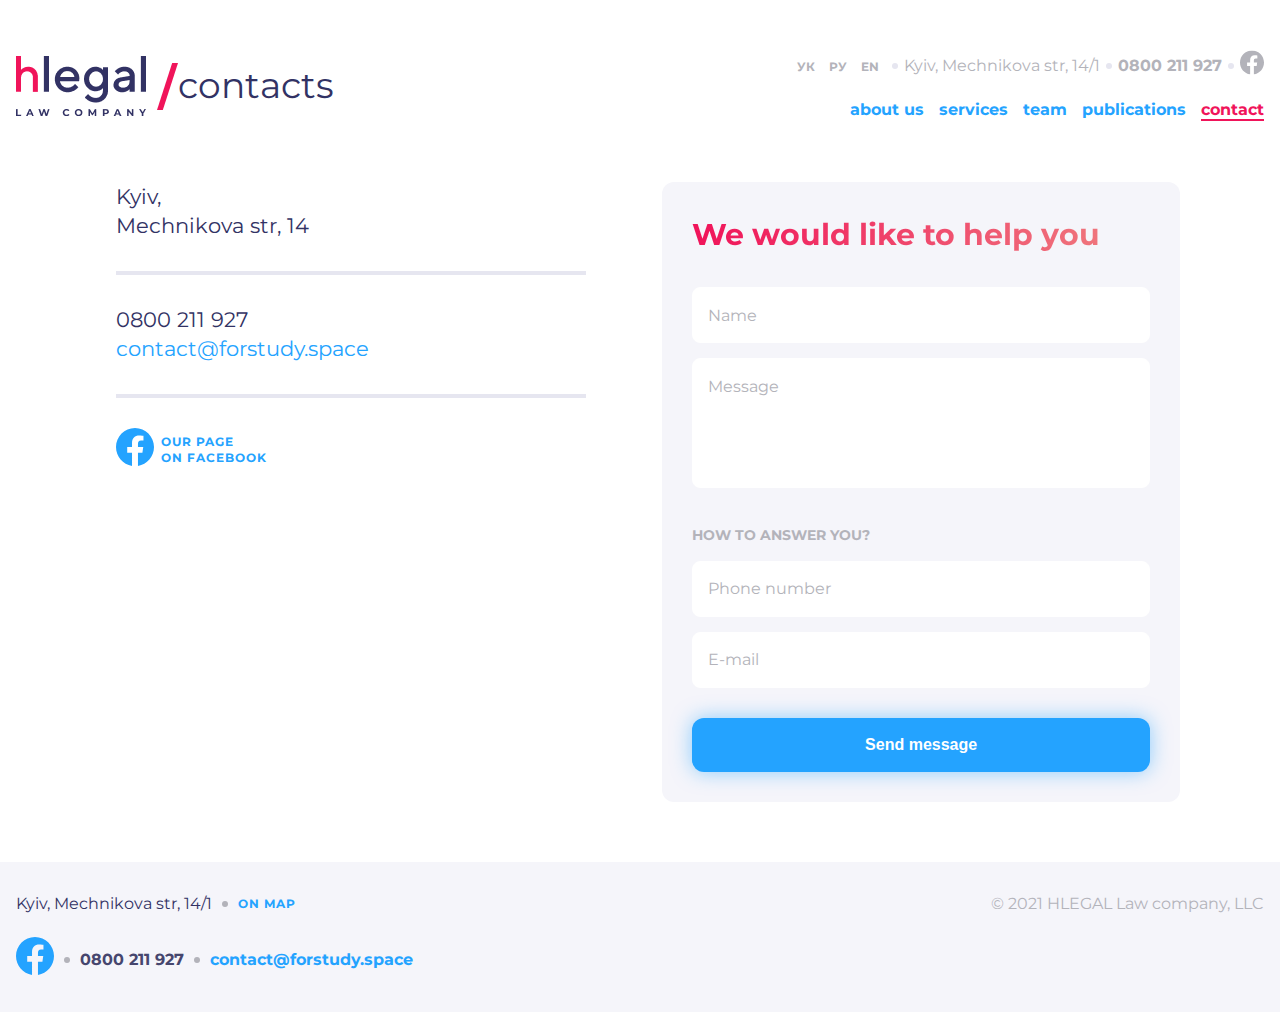
<file: pages/contacts.html>
<!DOCTYPE html>
<html lang="en">
  <head>
    <meta charset="UTF-8" />
    <meta name="viewport" content="width=device-width, initial-scale=1.0" />
    <title>Contacts</title>
    <link rel="stylesheet" href="../fonts/fonts.css" />
    <link rel="stylesheet" href="../styles/style.css" />
  </head>
  <body>
    <header class="header">
      <div class="container header-cont">
        <div class="container adaptive-cont">
          <a href="./homepage.html" class="logo-cont">
            <div class="logo-name">
              <img
                src="../images/Logo.png"
                alt="Logo"
                width="130"
                class="logo-img"
              />
            </div>
            <div class="team-span">
              <svg
                width="21"
                height="47"
                viewBox="0 0 21 47"
                fill="none"
                xmlns="http://www.w3.org/2000/svg"
              >
                <path
                  fill-rule="evenodd"
                  clip-rule="evenodd"
                  d="M15.1752 0H21L5.82482 47H0L15.1752 0Z"
                  fill="#F0145A"
                />
              </svg>
              <span class="logo-span">contacts</span>
            </div>
          </a>

          <span class="burger"
            ><svg
              width="32"
              height="32"
              viewBox="0 0 32 32"
              fill="none"
              xmlns="http://www.w3.org/2000/svg"
            >
              <g id="Hamburger">
                <rect width="32" height="32" rx="8" fill="none" />
                <path
                  id="Vector01"
                  d="M7 10H25"
                  stroke="#323264"
                  stroke-width="2"
                />
                <path
                  id="Vector_2"
                  d="M7 16H25"
                  stroke="#323264"
                  stroke-width="2"
                />
                <path
                  id="Vector_3"
                  d="M7 22H25"
                  stroke="#323264"
                  stroke-width="2"
                />
              </g></svg
          ></span>
        </div>
        <div class="nav-cont">
          <div class="header-contacts">
            <div class="lang-links">
              <a href="#" class="lang-link">УК</a
              ><a href="#" class="lang-link">РУ</a
              ><a href="#" class="lang-link">EN</a>
            </div>
            <span class="dot"></span>
            <p class="location">Kyiv, Mechnikova str, 14/1</p>
            <span class="dot"></span>
            <a href="tel:0800211927" class="tel">0800 211 927</a>
            <span class="dot"></span>
            <a
              href="https://www.facebook.com/"
              target="_blank"
              class="social-link"
              ><svg
                width="24"
                height="25"
                viewBox="0 0 24 25"
                fill="none"
                xmlns="http://www.w3.org/2000/svg"
              >
                <g clip-path="url(#clip0_116293_625)">
                  <path
                    d="M24 12.5733C24 5.90541 18.6274 0.5 12 0.5C5.37258 0.5 0 5.90541 0 12.5733C0 18.5995 4.38823 23.5943 10.125 24.5V16.0633H7.07813V12.5733H10.125V9.91343C10.125 6.88755 11.9165 5.21615 14.6576 5.21615C15.9705 5.21615 17.3438 5.45195 17.3438 5.45195V8.42313H15.8306C14.3399 8.42313 13.875 9.35379 13.875 10.3086V12.5733H17.2031L16.6711 16.0633H13.875V24.5C19.6118 23.5943 24 18.5995 24 12.5733Z"
                    fill="#B3B3BA"
                  />
                </g>
                <defs>
                  <clipPath id="clip0_116293_625">
                    <rect
                      width="24"
                      height="24"
                      fill="white"
                      transform="translate(0 0.5)"
                    />
                  </clipPath>
                </defs>
              </svg>
            </a>
          </div>
          <nav class="header-nav">
            <ul class="menu">
              <li class="close">
                <svg
                  width="32"
                  height="32"
                  viewBox="0 0 32 32"
                  fill="none"
                  xmlns="http://www.w3.org/2000/svg"
                >
                  <path d="M7 7L25 25" stroke="#EC6F5D" stroke-width="2" />
                  <path d="M25 7L7 25" stroke="#EC6F5D" stroke-width="2" />
                </svg>
              </li>
              <li class="menu-link">
                <a href="./about.html" class="naav-link">about us</a>
              </li>
              <li class="menu-link">
                <a href="./services-entry.html" class="naav-link">services</a>
              </li>
              <li class="menu-link">
                <a href="./index.html" class="naav-link">team</a>
              </li>
              <li class="menu-link">
                <a href="#" class="naav-link">publications</a>
              </li>
              <li class="menu-link">
                <a href="#" class="naav-link current">contact</a>
              </li>
            </ul>
          </nav>
        </div>
      </div>
    </header>
    <main class="main">
      <section class="contacts-sect">
        <div class="container contacts-cont">
          <p class="location-cont">
            Kyiv, <br />
            Mechnikova str, 14
          </p>
          <div class="communications-cont">
            <a href="tel:0800211927" class="commun-tel">0800 211 927</a><br /><a
              href="mailto:contact@forstudy.space"
              class="commun-mail"
              >contact@forstudy.space</a
            >
          </div>
          <a
            href="https://www.facebook.com/"
            target="_blank"
            class="facebook-cont"
          >
            <svg
              width="38"
              height="38"
              viewBox="0 0 38 38"
              fill="none"
              xmlns="http://www.w3.org/2000/svg"
            >
              <g clip-path="url(#clip0_116293_225)">
                <path
                  d="M38 19.1161C38 8.55857 29.4934 0 19 0C8.50658 0 0 8.55857 0 19.1161C0 28.6575 6.94803 36.5659 16.0312 38V24.6419H11.207V19.1161H16.0312V14.9046C16.0312 10.1136 18.8678 7.46723 23.2078 7.46723C25.2866 7.46723 27.4609 7.84059 27.4609 7.84059V12.545H25.0651C22.7048 12.545 21.9688 14.0185 21.9688 15.5302V19.1161H27.2383L26.3959 24.6419H21.9688V38C31.052 36.5659 38 28.6575 38 19.1161Z"
                  fill="#24A3FF"
                />
              </g>
              <defs>
                <clipPath id="clip0_116293_225">
                  <rect width="38" height="38" fill="white" />
                </clipPath>
              </defs>
            </svg>
            <p class="facebook-page">
              Our page <br />
              on facebook
            </p></a
          >
        </div>
        <div class="form-cont">
          <form action="https://fom.in.ua/echo" method="post" class="form">
            <h1 class="title">We would like to help you</h1>
            <input
              type="text"
              name="Name"
              class="input name"
              placeholder="Name"
              required
              title="Enter your name"
            />
            <textarea
              name="Message"
              id="message"
              placeholder="Message"
              rows="4"
              class="input message"
            ></textarea>
            <h2 class="sub-title">How to answer you?</h2>
            <input
              type="number"
              name="phone"
              class="input phone"
              placeholder="Phone number"
              title="Enter your phone"
            />
            <input
              type="email"
              name="email"
              class="input email"
              placeholder="E-mail"
              required
              title="Enter your E-mail"
            />
            <button type="submit" class="form-btn">Send message</button>
          </form>
        </div>
      </section>
    </main>
    <footer class="footer">
      <div class="container footer-cont">
        <div class="foot-contacts">
          <div class="foot-location">
            <p class="location foot-loc">Kyiv, Mechnikova str, 14/1</p>
            <span class="dot foot-dot"></span>
            <a
              href="https://www.google.com/maps/place/%D1%83%D0%BB.+%D0%9C%D0%B5%D1%87%D0%BD%D0%B8%D0%BA%D0%BE%D0%B2%D0%B0,+14%2F1,+%D0%9A%D0%B8%D0%B5%D0%B2,+02000/@50.436795,30.532705,17z/data=!3m1!4b1!4m6!3m5!1s0x40d4cf07295b8e39:0x17b2112e2dc0e7a!8m2!3d50.436795!4d30.532705!16s%2Fg%2F11c5mrd800?entry=ttu"
              target="_blank"
              class="map-link"
              >ON MAP</a
            >
          </div>
          <div class="contacts">
            <a
              href="https://www.facebook.com/"
              target="_blank"
              class="social-link"
              ><svg
                width="38"
                height="38"
                viewBox="0 0 38 38"
                fill="none"
                xmlns="http://www.w3.org/2000/svg"
              >
                <g clip-path="url(#clip0_116293_225)">
                  <path
                    d="M38 19.1161C38 8.55857 29.4934 0 19 0C8.50658 0 0 8.55857 0 19.1161C0 28.6575 6.94803 36.5659 16.0312 38V24.6419H11.207V19.1161H16.0312V14.9046C16.0312 10.1136 18.8678 7.46723 23.2078 7.46723C25.2866 7.46723 27.4609 7.84059 27.4609 7.84059V12.545H25.0651C22.7048 12.545 21.9688 14.0185 21.9688 15.5302V19.1161H27.2383L26.3959 24.6419H21.9688V38C31.052 36.5659 38 28.6575 38 19.1161Z"
                    fill="#24A3FF"
                  />
                </g>
                <defs>
                  <clipPath id="clip1_116293_225">
                    <rect width="38" height="38" fill="white" />
                  </clipPath>
                </defs></svg
            ></a>
            <span class="dot foot-dot"></span>
            <a href="tel:0800211927" class="tel foot-tel">0800 211 927</a>
            <span class="dot foot-dot"></span>
            <a href="mailto:contact@forstudy.space" class="mail-link"
              >contact@forstudy.space</a
            >
          </div>
        </div>

        <div class="copyright">© 2021 HLEGAL Law company, LLC</div>
      </div>
    </footer>
    <script src="../assets/jquery/code.jquery.com_jquery-3.7.1.js"></script>
    <script src="../js/script.js"></script>
  </body>
</html>
</file>
<file: fonts/fonts.css>
@font-face {
  font-family: "Montserrat";
  src: local("Montserrat"), url("./Montserrat-Regular.woff2") format("woff2");
  font-weight: 400;
  font-style: normal;
}
@font-face {
  font-family: "Montserrat";
  src: local("Montserrat"), url("./Montserrat-Bold.woff2") format("woff2");
  font-weight: 700;
  font-style: normal;
}
</file>
<file: styles/style.css>
:root {
  --active-color: #24a3ff;
  --accent-color: #f0145a;
}

* {
  margin: 0;
  padding: 0;
  box-sizing: border-box;
}

img {
  display: block;
  max-width: 100%;
  object-fit: cover;
}

a {
  color: inherit;
  text-decoration: none;
}

p {
  margin-bottom: 0;
}

ul {
  padding-left: 0;
}

html {
  font-family: "Montserrat", sans-serif;
  font-size: 16px;
  line-height: 1.5;
  font-weight: 400;
  color: #353535;
}

body {
  min-height: 100vh;
  display: grid;
  grid-template-rows: auto 1fr auto;
}

.container {
  width: 100%;
  max-width: calc(1600px + 2rem);
  margin-left: auto;
  margin-right: auto;
  padding-left: 1rem;
  padding-right: 1rem;
  position: relative;
}

.header-cont {
  display: flex;
  justify-content: space-between;
  padding-top: 50px;
}

.logo-cont {
  display: flex;
  align-items: center;
  min-width: 320px;
}

.team-span {
  display: flex;
  align-items: center;
  padding-left: 4px;
}

.logo-span {
  color: #323264;
  font-size: 36px;
  font-weight: 400;
  line-height: 1.2;
}

.logo-cont {
  display: flex;
  gap: 6.5px;
}

.burger {
  display: none;
}

.burger:active rect {
  fill: #e6e6f0;
  border-radius: 8px;
}

.adaptive-cont {
  display: flex;
  justify-content: space-between;
  align-items: center;
}

.nav-cont {
  display: flex;
  flex-direction: column;
  max-width: 478px;
  width: 100%;
  gap: 16px;
}

.header-contacts {
  display: flex;
  justify-content: flex-end;
  align-items: center;
}

.header-nav {
  display: flex;
  justify-content: flex-end;
}

.close {
  display: none;
}

.menu {
  display: flex;
  list-style: none;
}

.lang-link {
  color: #b3b3ba;
  text-align: center;
  font-size: 12px;
  font-weight: 700;
  padding: 5px 7px;
  font-family: Montserrat, sans-serif;
}

.lang-link:hover {
  transition: all 0.1s linear;
  background-color: #e6e6f0;
  border-radius: 8px;
  color: #fff;
  padding: 5px 7px;
}

.lang-link:active {
  background-color: #f0145a;
  border-radius: 8px;
  color: #fff;
  padding: 5px 7px;
}

.dot {
  width: 6px;
  height: 6px;
  background-color: #e6e6f0;
  border-radius: 50%;
  margin-right: 6px;
  margin-left: 6px;
}

.location {
  color: #b3b3ba;
  text-align: right;
  font-size: 16px;
  font-weight: 400;
  font-family: Montserrat, sans-serif;
}

.tel {
  color: #b3b3ba;
  text-align: right;
  font-size: 16px;
  font-weight: 700;
  font-family: Montserrat, sans-serif;
}

.naav-link {
  color: #24a3ff;
  font-size: 16px;
  font-weight: 700;
  border-bottom: 2px solid transparent;
  font-family: Montserrat, sans-serif;
}
.current {
  color: #f0145a;
  border-bottom: 2px solid #f0145a;
}

.naav-link:hover {
  transition: all 0.1s linear;
  font-size: 16px;
  font-weight: 700;
  border-bottom: 2px solid #24a3ff;
}

.naav-link:active {
  color: #f0145a;
  font-size: 16px;
  font-weight: 700;
  border-bottom: 2px solid #f0145a;
}

.social-link svg * {
  transition: all 0.2s linear;
}

.social-link:hover path {
  fill: #f0145a;
}

.team-sect {
  margin-top: 60px;
  padding-bottom: 60px;
}

.descr {
  width: 100%;
  max-width: 1360px;
  margin-right: auto;
  margin-left: auto;
  background: var(
    --gradient-red-text,
    linear-gradient(90deg, #f0145a 0.84%, #ef8080 99.96%)
  );
  background-clip: text;
  -webkit-background-clip: text;
  -webkit-text-fill-color: transparent;
  font-size: 38px;
  font-family: Montserrat, sans-serif;
  font-weight: 700;
  padding-bottom: 60px;
}

.team-cards {
  display: grid;
  grid-template-columns: repeat(3, 1fr);
  grid-template-rows: repeat(2, 1fr);
  grid-column-gap: 60px;
  grid-row-gap: 60px;
}

.card:hover * {
  transition: all 0.2s linear;
  color: #f0145a;
}

.card:hover circle {
  fill: #e6e6f0;
}

.card:hover path {
  stroke: #f0145a;
}

.card:hover .position {
  color: #b3b3ba;
}

.team-photo {
  border-radius: 12px;
}

.card-title {
  color: #323264;
  font-size: 16px;
  font-weight: 700;
}

.card-descr {
  display: flex;
  flex-direction: column;
  padding-top: 15px;
}

.position {
  color: #b3b3ba;
  font-size: 14px;
  font-weight: 400;
  line-height: 1.6;
  font-family: Montserrat, sans-serif;
}

.more-btn {
  display: flex;
  width: 32px;
  height: 30px;
  background-color: #f5f5fa;
  color: #24a3ff;
  text-align: center;
  border-radius: 50%;
}

.card-text {
  display: flex;
  justify-content: space-between;
  align-items: center;
}

.footer {
  background: #f5f5fa;
  padding-top: 30px;
  padding-bottom: 30px;
}

.footer-cont {
  display: flex;
  justify-content: space-between;
}

.foot-contacts {
  display: flex;
  flex-direction: column;
  gap: 21px;
}

.foot-location {
  display: flex;
  align-items: center;
}

.contacts {
  display: flex;
  align-items: center;
}

.foot-dot {
  background-color: #b3b3ba;
  margin-right: 10px;
  margin-left: 10px;
}

.copyright {
  color: #b3b3ba;
  text-align: right;
  font-size: 16px;
  font-weight: 400;
}

.map-link {
  color: #24a3ff;
  font-size: 12px;
  font-weight: 700;
  letter-spacing: 1px;
  text-transform: uppercase;
}

.foot-loc {
  color: #323264;
  font-size: 16px;
  font-weight: 400;
}

.foot-tel {
  color: #46466e;
}

.mail-link {
  color: #24a3ff;
  font-size: 16px;
  font-weight: 700;
}

.mail-link:hover {
  color: #f0145a;
  transition: all 0.2s linear;
}

.contacts-sect {
  display: flex;
  gap: 60px;
  padding-top: 60px;
  padding-bottom: 60px;
  margin-right: auto;
  margin-left: auto;
}

.contacts-cont {
  display: flex;
  flex-direction: column;
  max-width: 510px;
  width: 100%;
}

.form-cont {
  display: flex;
  max-width: 510px;
  width: 100%;
  display: flex;
  padding: 30px;
  flex-direction: column;
  gap: 30px;
  border-radius: 12px;
  background: #f5f5fa;
}

.title {
  font-size: 30px;
  font-weight: 700;
  background: var(
    --gradient-red-text,
    linear-gradient(90deg, #f0145a 0.84%, #ef8080 99.96%)
  );
  background-clip: text;
  -webkit-background-clip: text;
  -webkit-text-fill-color: transparent;
}

.sub-title {
  color: var(--grey-text, #b3b3ba);
  font-size: 14px;
  font-weight: 700;
  text-transform: uppercase;
}

.input {
  max-width: 590px;
  width: 100%;
  min-height: 56px;
  border-radius: 8px;
  border: 1px solid var(--basic-white, #fff);
  background: var(--basic-white, #fff);
  padding: 15px;
  font-family: "Montserrat", sans-serif;
}

.message {
  min-height: 130px;
  resize: none;
  font-family: "Montserrat", sans-serif;
}

::placeholder {
  color: #b3b3ba;
  font-size: 16px;
  font-weight: 400;
  font-family: "Montserrat", sans-serif;
  line-height: 1.6;
}

.input + .input {
  margin-top: 15px;
}

.title + .input {
  margin-top: 30px;
}

.input + .sub-title {
  margin-bottom: 15px;
  margin-top: 30px;
}

.form-btn {
  display: flex;
  padding: 18px 30px;
  justify-content: center;
  align-items: center;
  gap: 10px;
  border: none;
  border-radius: 12px;
  background: #24a3ff;
  box-shadow: 0px 0px 20px 0px rgba(36, 163, 255, 0.5);
  color: #fff;
  text-align: center;
  font-size: 16px;
  font-weight: 700;
  margin-top: 30px;
  max-width: 590px;
  width: 100%;
}

.form-btn:hover {
  background: #0085ff;
}

.form-btn:active {
  background: #006ccf;
}

.location-cont {
  border-bottom: 4px solid #e6e6f0;
  padding-bottom: 30px;
  color: #323264;
  font-size: 21px;
  font-weight: 400;
  line-height: 1.4;
}

.communications-cont {
  border-bottom: 4px solid #e6e6f0;
  padding-bottom: 30px;
  padding-top: 30px;
}

.commun-tel {
  color: #323264;
  font-size: 21px;
  font-weight: 400;
  line-height: 1.4;
}

.commun-mail {
  color: #24a3ff;
  font-size: 21px;
  font-weight: 400;
  line-height: 1.4;
}

.facebook-cont {
  display: flex;
  align-items: flex-end;
  gap: 7px;
  padding-top: 30px;
}

.facebook-page {
  max-width: 110px;
  width: 100%;
  color: #24a3ff;
  font-size: 12px;
  font-weight: 700;
  line-height: 1.3;
  letter-spacing: 1px;
  text-transform: uppercase;
}

.facebook-cont:hover * {
  color: #f0145a;
}

.facebook-cont:hover path {
  fill: #f0145a;
}

.facebook-cont * {
  transition: all 0.2s linear;
}

.input:focus {
  outline: 1px solid #24a3ff;
}
.input:focus:invalid::placeholder {
  color: #f00;
}
.input:focus:invalid {
  outline: 1px solid #f00;
  color: #f00;
}

.input:disabled {
  background: #ededf7;
}

.input:disabled::placeholder {
  color: #b3b3ba;
}

.menu-link + .menu-link {
  margin-left: 15px;
}

.form-btn:focus {
  color: transparent;
  background-color: #ededf7;
}

.form-btn:focus::after {
  content: url(../images/icons/Spinner.svg);
  position: absolute;
  width: 50px;
  height: 50px;
  animation: spin 2s linear infinite;
}

.scroll-btn:hover circle {
  stroke: #f0145a;
  transition: all 0.2s linear;
}

.scroll-btn:hover path {
  stroke: #f0145a;
  transition: all 0.2s linear;
}

.homepage-header {
  background: linear-gradient(129deg, #323264 0%, #323264 73.96%, #a54b5f 100%);
  border-radius: 0px 0px 12px 12px;
  box-shadow: 0 20px 0 -10px #cacadb, 0 40px 0 -20px #e7e7f2;
}

.img-wrap {
  background-image: url(../images/Symbol.png);
  background-repeat: no-repeat;
  background-position: center;
}

.header-section {
  display: flex;
  align-items: flex-end;
  justify-content: center;
}

.scroll-btn {
  position: absolute;
}

.dark-header {
  color: #fff;
}

.dark-header path {
  fill: #fff;
}

.header-text {
  color: #fff;
  text-align: center;
  font-size: 38px;
  font-weight: 700;
  padding-top: 261px;
  padding-bottom: 305px;
  font-family: Montserrat, sans-serif;
}

.benefits {
  margin-top: 60px;
  margin-bottom: 60px;
  margin-right: auto;
  margin-left: auto;
}

.benefits-cont {
  max-width: 1080px;
  width: 100%;
  display: flex;
  justify-content: center;
  gap: 60px;
}

.me-3 {
  margin-right: 0 !important;
}

.align-items-start {
  align-items: center !important;
}

.benefits-list {
  display: flex;
  flex-direction: column;
  justify-content: flex-end;
  max-width: 439px;
  width: 100%;
  gap: 30px;
  border-right: 4px solid rgba(255, 255, 255, 0.3);
  padding-right: 60px;
}

.benefits-descr {
  display: flex;
  flex-direction: column;
  padding-left: 60px;
  margin-top: auto;
  margin-bottom: auto;
  max-width: 640px;
  width: 100%;
  justify-content: center;
}

.benefit-link {
  display: flex;
  justify-content: flex-end;
  color: #b3b3ba;
  font-size: 38px;
  font-weight: 700;
  font-family: Montserrat, sans-serif;
}

.benefit-link:hover {
  color: #f0145a;
  transition: all 0.2s linear;
}

.nav-pills .nav-link.active {
  background-color: transparent;
  background: var(
    --gradient-text-red-reversed,
    linear-gradient(90deg, #ef8080 0.84%, #f0145a 99.96%)
  );
  background-clip: text;
  -webkit-background-clip: text;
  -webkit-text-fill-color: transparent;
}

.nav-link {
  padding: 0;
}

.benefit-title {
  color: #fff;
  font-size: 30px;
  font-weight: 700;
  margin-bottom: 30px;
  font-family: Montserrat, sans-serif;
}

.benefit-descr {
  color: #fff;
  font-size: 19px;
  font-weight: 400;
  line-height: 1.6;
  font-family: Montserrat, sans-serif;
}

.sect-link {
  display: flex;
  color: #24a3ff;
  font-size: 14px;
  font-weight: 700;
  font-family: Montserrat, sans-serif;
  text-transform: uppercase;
  padding-bottom: 10px;
}

.sect-link:hover {
  color: #f0145a;
  transition: all 0.2s linear;
}

.sect-link:hover .span-btn path {
  stroke: #f0145a;
  transition: all 0.2s linear;
}

.span-btn circle {
  fill: none;
}

.span-btn svg {
  width: 20px;
  height: 20px;
}
.section-title {
  font-size: 38px;
  font-weight: 700;
  font-family: Montserrat, sans-serif;
  background: linear-gradient(90deg, #f0145a 0.84%, #ef8080 99.96%);
  background-clip: text;
  -webkit-background-clip: text;
  -webkit-text-fill-color: transparent;
  line-height: 1.2;
}

.services-cards {
  margin-top: 60px;
  padding-bottom: 60px;
  display: grid;
  grid-template-rows: repeat(2, 1fr);
  grid-template-columns: repeat(3, 1fr);
  gap: 60px;
}

.card-icon {
  border-radius: 24px;
  background: var(--basic-white, #fff);
  padding: 14px;
  text-align: center;
  max-width: 94px;
  width: 100%;
}

.serv-card-title {
  color: var(--active-regular, #24a3ff);
  font-size: 22px;
  font-weight: 700;
  font-family: Montserrat, sans-serif;
  margin-top: 30px;
}

.serv-card-descr {
  color: var(--basic-white, #fff);
  font-size: 16px;
  font-weight: 400;
  line-height: 1.6;
  font-family: Montserrat, sans-serif;
  margin-top: 15px;
}

.trust {
  margin-top: 106px;
  margin-bottom: 60px;
  background: #fff;
}

.trust-title {
  color: var(--main-regular, #323264);
  font-size: 14px;
  font-weight: 700;
  font-family: Montserrat, sans-serif;
  letter-spacing: 1px;
  text-transform: uppercase;
  text-align: center;
}

.logo-cards {
  margin-top: 30px;
  display: grid;
  grid-template-columns: repeat(4, 1fr);
  grid-template-rows: repeat(3, 1fr);
}

.logo-card {
  display: flex;
  justify-content: center;
  align-items: center;
  min-height: 120px;
}

.publications {
  padding-top: 30px;
  background: #f5f5fa;
}

.publication-cards {
  margin-top: 30px;
  display: grid;
  grid-template-columns: repeat(3, 1fr);
  gap: 30px;
  padding-bottom: 30px;
  border-bottom: 2px solid #e6e6f0;
}

.public-card-img {
  border-radius: 8px 8px 0 0;
}

.publ-card-text {
  background-color: #fff;
  padding: 30px;
  font-family: Montserrat, sans-serif;
  border-radius: 0 0 8px 8px;
  aspect-ratio: 1/1;
}

.publication-title {
  color: var(--active-regular, #24a3ff);
  font-size: 16px;
  font-weight: 700;
  padding-bottom: 12px;
  font-family: Montserrat, sans-serif;
  line-height: 1.2;
}

.publication-date {
  color: #b3b3ba;
  font-size: 12px;
  font-weight: 700;
  font-family: Montserrat, sans-serif;
  text-transform: uppercase;
}

.publication-descr {
  color: var(--basic-black, #000);
  font-size: 14px;
  font-weight: 400;
  line-height: 1.5;
  font-family: Montserrat, sans-serif;
  border-top: 4px solid #e6e6f0;
  padding-top: 12px;
  margin-top: 8px;
}

.card-comments {
  margin-top: 70px;
  background-color: #fff;
}

.slider-wrap {
  width: 100%;
  height: 100%;
  margin-right: auto;
  margin-left: auto;
  margin-bottom: 60px;
  max-width: calc(100vw - 1rem * 2) !important;
}

.card-comment {
  border-radius: 12px;
  background-color: #ededf7;
  display: flex;
}

.slider-card-img {
  display: flex;
  border-radius: 12px 0px 0px 12px;
}

.slider-card-descr {
  display: flex;
  flex-direction: column;
  margin: 30px;
  max-width: 860px;
  width: 100%;
}

.position-wrap {
  padding-top: 30px;
}

.position-card {
  color: var(--grey-text, #b3b3ba);
  font-size: 14px;
  font-weight: 400;
  line-height: 1.6;
  font-family: Montserrat, sans-serif;
}

.name {
  color: var(--grey-text, #b3b3ba);
  font-size: 16px;
  font-weight: 700;
  font-family: Montserrat, sans-serif;
}

.slick-dots li button:before {
  font-size: 16px;
  color: #24a3ff;
  opacity: 0.2;
  margin-top: 30px;
}

.slick-dots li.slick-active button:before {
  color: #24a3ff;
}

.slick-dots {
  right: 0;
}

.header-section.serv {
  margin-top: 60px;
}

.serv-cont {
  display: flex;
  flex-direction: column;
  gap: 28px;
  max-width: 1080px;
  width: 100%;
  align-items: center;
}

.commerce-title {
  text-align: center;
  font-size: 38px;
  font-weight: 700;
  font-family: Montserrat, sans-serif;
  background: var(
    --gradient-red-text,
    linear-gradient(90deg, #f0145a 0.84%, #ef8080 99.96%)
  );
  background-clip: text;
  -webkit-background-clip: text;
  -webkit-text-fill-color: transparent;
}

.commerce-descr {
  color: var(--basic-white, #fff);
  text-align: center;
  font-size: 19px;
  font-weight: 400;
  line-height: 1.6;
  font-family: Montserrat, sans-serif;
}

.cons {
  max-width: 208px;
  width: 100%;
}

.serv-publ {
  border-radius: 12px 12px 0px 0px;
  background: var(--grey-bg, #f5f5fa);
  margin-top: 60px;
}

.serv-list {
  display: flex;
  gap: 60px;
}

.serv-list-title {
  color: var(--basic-white, #fff);
  font-size: 22px;
  font-weight: 700;
  font-family: Montserrat, sans-serif;
  text-align: start;
  padding-top: 30px;
  padding-bottom: 30px;
}

.serv-list1,
.serv-list2 {
  color: var(--basic-white, #fff);
  font-size: 18px;
  font-weight: 400;
  line-height: 1.4;
  font-family: Montserrat, sans-serif;
  max-width: 650px;
  width: 100%;
  list-style: none;
  display: flex;
  flex-direction: column;
  gap: 15px;
}

.serv-li {
  display: flex;
}

.serv-li::before {
  content: "●";
  width: 10px;
  color: #f0145a;
  padding-right: 8px;
}

.serv-area {
  margin-top: 30px;
  margin-bottom: 60px;
  border-top: 4px solid rgba(255, 255, 255, 0.5);
}

.exp-sect {
  margin-top: 60px;
  margin-bottom: 60px;
  background-color: #fff;
}

.exp-cont {
  display: flex;
  justify-content: center;
}

.exp-text {
  max-width: 662px;
  width: 100%;
}

.exp-descr {
  color: var(--basic-black, #000);
  font-size: 19px;
  font-weight: 400;
  line-height: 1.6;
  margin-top: 28px;
}

.exp-cards {
  display: flex;
  flex-direction: column;
  border-left: 4px solid #e6e6f0;
  padding-left: 30px;
  margin-left: 30px;
  gap: 40px;
  max-width: 332px;
  width: 100%;
}

.exp-card-title {
  font-size: 36px;
  font-weight: 700;
  padding-left: 2px;
  padding-bottom: 8px;
  background: var(
    --gradient-red-text,
    linear-gradient(90deg, #f0145a 0.84%, #ef8080 99.96%)
  );
  background-clip: text;
  -webkit-background-clip: text;
  -webkit-text-fill-color: transparent;
}

.team-photo-section {
  background-image: url(../images/Team-sect.jpg);
  background-repeat: no-repeat;
  background-position: center;
  object-fit: none;
  background-size: 110%;
}

.team-photo-title {
  color: var(--basic-white, #fff);
  text-align: center;
  text-shadow: 0px 15px 30px rgba(40, 40, 86, 0.8);
  font-size: 96px;
  font-weight: 700;
  letter-spacing: 63px;
  text-transform: uppercase;
  margin-right: auto;
  margin-left: auto;
  padding-top: 163px;
  padding-bottom: 158px;
}

.quality-cont {
  margin-top: 60px;
  margin-bottom: 60px;
  display: flex;
  gap: 60px;
  justify-content: center;
}

.quality-cont .exp-descr {
  max-width: 658px;
  width: 100%;
  margin-top: 0;
}

.exp-text .section-title {
  font-size: 38px;
}

.quality-cont .section-title {
  max-width: 362px;
  width: 100%;
  font-size: 38px;
}

.quality-section {
  background-color: #fff;
}

.achievments-sect {
  background-color: #f5f5fa;
}

.achiv-title {
  color: var(--main-regular, #323264);
  text-align: center;
  font-size: 14px;
  font-weight: 700;
  letter-spacing: 1px;
  text-transform: uppercase;
  padding-top: 30px;
  padding-bottom: 30px;
}

.achiv-cont {
  padding-bottom: 76px;
  border-bottom: 2px solid #e6e6f0;
  padding-right: 0;
  padding-left: 0;
}

.achiv-slider-wrap {
  display: flex;
  justify-content: space-between;
  gap: 40px;
  width: 100%;
  height: 100%;
  margin-right: auto;
  margin-left: auto;
  max-width: calc(100vw - 2rem * 2) !important;
  padding-left: 20px;
}

.achiv-slide-wrap {
  text-align: center;
  border-radius: 12px;
  background: var(--basic-white, #fff);
  max-width: 196px;
  width: 100%;
  height: 110px;
  display: flex;
  justify-content: center;
  align-items: center;
  padding-right: 18px;
  padding-left: 18px;
}

.adaptive-cont {
  padding-left: 0;
}

.popup-wrapper {
  display: none;
  align-items: center;
  justify-content: center;
  padding: 0.5rem;
  background-color: rgba(50, 50, 100, 0.85);
  position: fixed;
  inset: 0;
  width: 100%;
  height: 100%;
  z-index: 55;
}

.popup-window.form-cont {
  max-width: 650px;
  width: 100%;
}

.popup-window {
  margin-top: 239px;
  margin-bottom: 238px;
  box-shadow: 0px 15px 80px 0px rgba(40, 40, 86, 0.5);
}

.popup-window {
  display: none;
  position: relative;
}

.popup-window.active {
  display: block;
}

.popup-wrapper.active {
  display: flex;
}

.window-close {
  display: flex;
  justify-content: flex-end;
  position: absolute;
  left: 90%;
}

.window-close:hover {
  background: #e6e6f0;
  border-radius: 8px;
  transition: all 0.1s linear;
}

.popup-window .form .title {
  font-size: 38px;
}

.slick-dots li button:hover {
  opacity: 0.6;
}

.slick-dots li.slick-active button:before {
  opacity: 1;
}

@keyframes spin {
  0% {
    transform: rotate(0deg);
  }
  100% {
    transform: rotate(360deg);
  }
}

@media (min-width: 2000px) {
  .card .team-photo {
    aspect-ratio: 5/4;
    min-width: 490px;
  }
  .contacts-sect {
    margin-right: auto;
    margin-left: auto;

    max-width: 1360px;
    width: 100%;
  }

  .form-cont {
    max-width: 650px;
    width: 100%;
  }

  .contacts-cont {
    max-width: 650px;
    width: 100%;
    padding-right: 0;
    padding-left: 0;
  }

  .public-card-img {
    width: 513px;
    aspect-ratio: 5/2;
  }

  .publ-card-text {
    aspect-ratio: 2/1;
  }

  .card-comments {
    max-width: 1600px;
    width: 100%;
    margin-right: auto;
    margin-left: auto;
  }

  .slider-wrap {
    max-width: 1600px;
    width: 100%;
  }

  .slider-card-descr {
    min-width: 1140px;
    width: 100%;
  }

  .slider-card-descr .section-title {
    max-width: 1108px;
    width: 100%;
  }

  .slider-card-img {
    aspect-ratio: 4/3;
  }

  .trust-cont {
    max-width: 1720px;
    width: 100%;
    border-radius: 12px;
  }

  .serv-cont {
    max-width: 1360px;
    width: 100%;
  }

  .benefits-descr {
    max-width: 861px;
    width: 100%;
  }

  .benefits-cont {
    max-width: 1360px;
    width: 100%;
  }

  .exp-cont {
    max-width: 1360px;
    width: 100%;
  }

  .exp-text {
    max-width: 942px;
    width: 100%;
  }

  .exp-cards {
    max-width: 354px;
    width: 100%;
  }

  .quality-cont {
    max-width: 1360px;
    width: 100%;
  }

  .quality-cont .exp-descr {
    max-width: 942px;
    width: 100%;
  }

  .quality-cont .section-title {
    max-width: 362px;
    width: 100%;
  }

  .team-photo-title {
    padding-top: 236px;
    padding-bottom: 231px;
  }

  .achiv-slide-wrap {
    max-width: 370px;
    width: 100%;
  }

  .br-tl {
    border-top-left-radius: 12px;
  }
  .br-tr {
    border-top-right-radius: 12px;
  }
  .br-br {
    border-bottom-right-radius: 12px;
  }
  .br-bl {
    border-bottom-left-radius: 12px;
  }
}

@media (max-width: 2000px) {
  .card .team-photo {
    aspect-ratio: 5/4;
    max-width: 490px;
    width: 100%;
  }

  .container {
    max-width: 1600px;
    width: 100%;
  }

  .contacts-sect {
    max-width: 1360px;
    width: 100%;
    justify-content: center;
  }

  .form-cont {
    max-width: 650px;
    width: 100%;
  }

  .contacts-cont {
    max-width: 650px;
    width: 100%;
  }

  .public-card-img {
    width: 513px;
    aspect-ratio: 5/2;
  }

  .publ-card-text {
    aspect-ratio: 2/1;
  }

  .card-comments {
    max-width: 1600px;
    width: 100%;
    margin-right: auto;
    margin-left: auto;
  }

  .slider-card-descr {
    max-width: 1140px;
    width: 100%;
  }

  .slider-card-img {
    aspect-ratio: 4/3;
  }

  .trust-cont {
    max-width: 1720px;
    width: 100%;
    border-radius: 12px;
    margin-right: auto;
    margin-left: auto;
  }

  .serv-cont {
    max-width: 1360px;
    width: 100%;
  }

  .services {
    margin-right: 30px;
    margin-left: 30px;
  }

  .services-cont {
    padding-right: 0;
    padding-left: 0;
  }

  .benefits-descr {
    max-width: 861px;
    width: 100%;
  }

  .exp-cont {
    max-width: 1360px;
    width: 100%;
  }

  .exp-text {
    max-width: 942px;
    width: 100%;
  }

  .exp-cards {
    max-width: 354px;
    width: 100%;
  }

  .quality-cont {
    max-width: 1360px;
    width: 100%;
  }

  .quality-cont .exp-descr {
    max-width: 942px;
    width: 100%;
  }

  .quality-cont .section-title {
    max-width: 362px;
    width: 100%;
  }

  .team-photo-title {
    padding-top: 236px;
    padding-bottom: 231px;
  }

  .achiv-slide-wrap {
    max-width: 370px;
    width: 100%;
  }

  .br-tl {
    border-top-left-radius: 12px;
  }
  .br-tr {
    border-top-right-radius: 12px;
  }
  .br-br {
    border-bottom-right-radius: 12px;
  }
  .br-bl {
    border-bottom-left-radius: 12px;
  }
}

@media (max-width: 1560px) {
  .achiv-slide-wrap {
    max-width: 300px;
    width: 100%;
  }

  .achiv-slider-wrap {
    padding-left: 40px;
  }
}

@media (max-width: 1440px) {
  .card .team-photo {
    aspect-ratio: 1/1;
  }

  .container {
    max-width: 1320px;
    width: 100%;
  }

  .descr {
    max-width: 1080px;
    width: 100%;
  }

  .contacts-sect {
    max-width: 1080px;
    width: 100%;
    justify-content: center;
  }

  .serv-cont {
    max-width: 1080px;
    width: 100%;
  }

  .publ-card-text {
    aspect-ratio: 3/2;
  }

  .card-comment {
    margin-right: 60px;
    margin-left: 60px;
  }
  .slider-wrap {
    max-width: 1320px;
    width: 100%;
    padding-right: 0;
    padding-left: 0;
  }

  .trust-cont {
    max-width: 1440px;
    width: 100%;
    margin-right: 0;
    margin-left: 0;
    padding-right: 0;
    padding-left: 0;
  }

  .trust {
    margin-bottom: 0;
  }

  .public-card-img {
    aspect-ratio: 2/1;
  }

  .exp-cont {
    max-width: 1080px;
    width: 100%;
  }

  .quality-cont {
    max-width: 1080px;
    width: 100%;
  }

  .team-photo-title {
    padding-top: 163px;
    padding-bottom: 158px;
  }

  .achiv-slider-wrap {
    padding-left: 20px;
  }

  .br-tl {
    border-top-left-radius: 0;
  }
  .br-tr {
    border-top-right-radius: 0;
  }
  .br-br {
    border-bottom-right-radius: 0;
  }
  .br-bl {
    border-bottom-left-radius: 0;
  }

  .benefits-descr {
    max-width: 581px;
    width: 100%;
  }

  .services-cont {
    padding-right: 60px;
    padding-left: 60px;
  }

  .popup-window .form .sub-title {
    margin-top: 15px;
  }

  .popup-window .form .input.name {
    margin-top: 15px;
  }

  .popup-window .form .title {
    line-height: 1.2;
  }

  .popup-window .form .fom-btn {
    margin-top: 15px;
  }
}

@media (max-width: 1310px) {
  .achiv-slide-wrap {
    max-width: 250px;
    width: 100%;
  }

  .achiv-slider-wrap {
    padding-left: 35px;
  }

  .publ-card-text {
    aspect-ratio: 1/1;
  }

  .publications {
    padding-right: 60px;
    padding-left: 60px;
  }

  .services-cont {
    padding-right: 0;
    padding-left: 0;
  }
}

@media (max-width: 1200px) {
  .contacts-sect {
    max-width: 904px;
    width: 100%;
    justify-content: center;
  }

  .publ-card-text {
    aspect-ratio: 5/4;
  }

  .public-card-img {
    aspect-ratio: 3/2;
  }

  .publications {
    padding-right: 30px;
    padding-left: 30px;
  }

  .services {
    padding-right: 30px;
    padding-left: 30px;
  }

  .achiv-slider-wrap {
    padding-left: 10px;
  }

  .header-cont {
    padding-left: 30px;
    padding-right: 30px;
  }
}

@media (max-width: 1180px) {
  .publ-card-text {
    aspect-ratio: 1/1;
  }
}

@media (max-width: 1024px) {
  .card .team-photo {
    aspect-ratio: 2/3;
  }

  .descr {
    max-width: 664px;
    width: 100%;
  }

  .container {
    max-width: 900px;
    width: 100%;
    padding-right: 0;
    padding-left: 0;
  }

  .adaptive-cont {
    max-width: 254px;
    width: 100%;
    margin: 0;
  }

  .logo-cont {
    max-width: 254px;
    width: 100%;
  }
  .contacts-sect {
    max-width: 904px;
    width: 100%;
    justify-content: center;
  }

  .trust-cont {
    max-width: 1024px;
    width: 100%;
  }

  .public-card-img {
    aspect-ratio: 3/2;
  }

  .publ-card-text {
    aspect-ratio: 3/4;
  }

  .card-comment {
    margin-right: auto;
    margin-left: auto;
  }

  .team-photo-title {
    padding-top: 103px;
    padding-bottom: 103px;
  }

  .achiv-slide-wrap {
    max-width: 196px;
    width: 100%;
  }

  .achiv-slider-wrap {
    padding-left: 20px;
  }

  .serv-cont {
    max-width: 904px;
    width: 100%;
  }

  .conteiner.serv-cont {
    padding-right: 0;
    padding-left: 0;
  }
}

@media (max-width: 930px) {
  .contacts-sect {
    max-width: 770px;
    width: 100%;
    margin-left: auto;
    margin-right: auto;
  }

  .footer-cont {
    padding-right: 30px;
    padding-left: 30px;
  }

  .sect-cont {
    padding-right: 60px;
    padding-left: 60px;
  }

  .publ-card-text {
    aspect-ratio: 3/4;
  }

  .wrapper {
    max-width: 930px;
    width: 100%;
    padding-right: 30px;
    padding-left: 30px;
  }

  .benefits-cont {
    max-width: 930px;
    width: 100%;
  }

  .benefit-link {
    font-size: 36px;
  }

  .benefits-list {
    justify-content: center;
  }

  .services {
    padding-right: 0;
    padding-left: 0;
  }

  .trust-cont {
    max-width: 930px;
    width: 100%;
  }

  .quality-cont {
    padding-right: 30px;
    padding-left: 30px;
  }

  .exp-cont {
    padding-right: 30px;
    padding-left: 30px;
  }

  .achiv-slider-wrap {
    padding-left: 10px;
  }
}

@media (max-width: 847px) {
  .publ-card-text {
    aspect-ratio: 9/16;
  }

  .quality-cont {
    margin-top: 30px;
    padding-right: 30px;
    padding-left: 30px;
  }

  .exp-sect {
    margin-bottom: 30px;
  }

  .achiv-slide-wrap {
    max-width: 132px;
    width: 100%;
    height: 90px;
  }

  .achiv-slider-wrap {
    padding-left: 40px;
  }
}

@media (max-width: 790px) {
  .header-cont {
    padding-right: 60px;
    padding-left: 60px;
    align-items: flex-start;
    flex-direction: column;
  }

  .adaptive-cont {
    max-width: 254px;
    width: 100%;
    position: absolute;
    padding-top: 50px;
    padding-bottom: 30px;
    padding-left: 0;
  }

  .nav-cont {
    gap: 100px;
    align-items: flex-start;
  }

  .card .team-photo {
    aspect-ratio: 3/4;
  }

  .sect-cont {
    max-width: 648px;
    width: 100%;
    padding: 0;
  }

  .team-cards {
    grid-template-columns: repeat(2, 1fr);
  }

  .footer-cont {
    flex-direction: column;
    align-items: center;
    padding-right: 60px;
    padding-left: 60px;
  }

  .contacts-sect {
    flex-direction: column;
    gap: 60px;
    max-width: 648px;
    width: 100%;
    margin-left: auto;
    margin-right: auto;
  }

  .form-cont {
    max-width: 648px;
    width: 100%;
  }

  .input {
    max-width: 588px;
    width: 100%;
  }

  .form-btn {
    max-width: 588px;
    width: 100%;
  }

  .wrapper {
    max-width: 790px;
    width: 100%;
  }

  .header-text {
    padding-top: 269px;
    padding-bottom: 489px;
  }

  .services {
    margin-right: 0;
    margin-left: 0;
    padding-right: 60px;
    padding-left: 60px;
    max-width: 790px;
    width: 100%;
  }

  .services-cards {
    display: grid;
    grid-template-columns: repeat(2, 1fr);
    grid-template-rows: repeat(3, 1fr);
    gap: 30px;
  }

  .card-comment {
    flex-direction: column;
    max-width: 730px;
    width: 100%;
  }

  .slider-card-descr {
    padding: 30px;
  }

  .slider-card-descr .section-title {
    font-size: 38px;
    font-weight: 700;
  }

  .slider-wrap {
    padding-right: 0;
    padding-left: 0;
  }

  .slider-card-img {
    border-radius: 8px 8px 0 0;
    aspect-ratio: 3/2;
  }

  .logo-cards {
    grid-template-columns: repeat(3, 1fr);
    grid-template-rows: repeat(4, 1fr);
    max-width: 790px;
    width: 100%;
  }

  .trust-cont {
    max-width: 790px;
    width: 100%;
    margin-right: 0;
    margin-left: 0;
  }

  .publications {
    max-width: 790px;
    width: 100%;
    padding-right: 60px;
    padding-left: 60px;
  }

  .publication-cards {
    grid-template-areas:
      "a b"
      "c c";
    grid-template-columns: repeat(2, 1fr);
  }

  .item1 {
    grid-area: a;
  }

  .item2 {
    grid-area: b;
  }

  .item3 {
    grid-area: c;
  }

  .item1 .publ-card-text {
    aspect-ratio: 1/1;
  }

  .item2 .publ-card-text {
    aspect-ratio: 1/1;
  }

  .item3 .publ-card-text {
    aspect-ratio: 4/1;
  }

  .item3 .public-card-img {
    aspect-ratio: 3/1;
    width: 100%;
  }

  .section-title {
    font-size: 30px;
    font-weight: 700;
  }

  .benefits-list {
    display: flex;
    flex-direction: row;
    justify-content: flex-start;
    overflow-x: auto;
    max-width: calc(100vw - 1rem * 2) !important;
    border-right: 0;
    padding-bottom: 60px;
  }

  .d-flex {
    flex-direction: column;
    max-width: 648px;
    width: 100%;
    margin-right: 30px;
    margin-left: 30px;
  }

  .flex-column {
    flex-direction: row !important;
  }

  .nav {
    flex-wrap: nowrap;
  }

  .benefit-link {
    font-size: 38px;
    text-align: center;
    white-space: nowrap;
  }

  .benefits-descr {
    border-left: none;
    border-top: 4px solid rgba(255, 255, 255, 0.3);
    padding-top: 60px;
    max-width: 648px;
    width: 100%;
    padding-left: 0;
  }

  .slider-wrap {
    width: 100%;
    margin-right: 0;
    margin-left: 0;
    max-width: calc(100vw - 1rem * 2);
  }

  .trust-cont {
    max-width: 790px;
    width: 100%;
  }

  .publ-cont {
    max-width: 790px;
    width: 100%;
  }

  .slider-card-img {
    aspect-ratio: 5/4;
    width: 648px;
  }

  .slider-card-descr {
    margin: 0;
    padding: 30px;
  }

  .card-comment {
    max-width: 648px;
    width: 100%;
  }

  .card-comments {
    max-width: 730px;
    width: 100%;
  }

  .slick-dots {
    right: 0;
  }

  .serv-cont {
    margin-right: 60px;
    margin-left: 60px;
  }

  .cons {
    width: 208px;
    margin-top: 0;
  }

  .img-wrap {
    background-size: 130%;
  }

  .exp-cont {
    flex-direction: column;
    padding-right: 60px;
    padding-left: 60px;
  }

  .exp-descr {
    max-width: 648px;
    width: 100%;
    padding-bottom: 30px;
  }

  .exp-cards {
    max-width: 648px;
    width: 100%;
    margin-left: 0;
  }

  .team-photo-title {
    font-size: 46px;
    letter-spacing: 63px;
  }

  .quality-cont {
    flex-direction: column;
    padding-right: 60px;
    padding-left: 60px;
    gap: 30px;
  }

  .quality-cont .section-title {
    max-width: 648px;
    width: 100%;
  }

  .quality-cont .exp-descr {
    padding-bottom: 0;
  }

  .exp-text {
    max-width: 648px;
    width: 100%;
  }

  .team-photo-title {
    padding-top: 89px;
    padding-bottom: 88px;
  }

  .achiv-slider-wrap {
    padding-left: 30px;
  }

  .wrapper {
    padding-right: 0;
    padding-left: 0;
  }

  .popup-window.form-cont.active {
    padding: 20px;
    max-width: 618px;
    width: 100%;
  }

  .popup-window .input.email {
    margin-top: 10px;
  }

  .popup-window .input.message {
    margin-top: 10px;
  }

  .popup-window .form .input.name {
    margin-top: 10px;
  }

  .popup-window .form .sub-title {
    margin-top: 10px;
    margin-bottom: 10px;
  }

  .popup-window .form .title {
    font-size: 30px;
  }

  .popup-window .input.message {
    min-height: 80px;
  }
}

@media (max-width: 690px) {
  .contacts-sect {
    flex-direction: column;
    gap: 60px;
    max-width: 648px;
    width: 100%;
    margin-left: auto;
    margin-right: auto;
    padding-right: 20px;
    padding-left: 20px;
  }

  .sect-cont {
    flex-direction: column;
    gap: 60px;
    max-width: 648px;
    width: 100%;
    margin-left: auto;
    margin-right: auto;
    padding-right: 20px;
    padding-left: 20px;
  }

  .slick-dots {
    right: 0;
  }

  .benefits-cont {
    max-width: 660px;
    width: 100%;
  }

  .serv-list-title {
    padding-bottom: 0;
  }

  .item1 .publ-card-text {
    aspect-ratio: 2/3;
  }

  .item2 .publ-card-text {
    aspect-ratio: 2/3;
  }

  .card-comments {
    max-width: 648px;
    width: 100%;
    margin-right: 60px;
    margin-left: 60px;
  }

  .card-comment {
    flex-direction: column;
    max-width: 648px;
    width: 100%;
    margin-left: 0;
  }

  .slider-card-descr {
    padding: 30px;
  }

  .slider-card-descr .section-title {
    font-size: 38px;
    font-weight: 700;
  }

  .slider-wrap {
    max-width: 648px;
    width: 100%;
  }

  .slider-card-img {
    border-radius: 8px 8px 0 0;
    aspect-ratio: 5/4;
    width: 648px;
  }

  .serv-cont {
    margin-right: 30px;
    margin-left: 30px;
  }

  .achiv-slider-wrap {
    padding-left: 10px;
  }
}

@media (max-width: 592px) {
  .team-sect {
    margin-top: 30px;
  }

  .sect-cont {
    max-width: 592px;
    width: 100%;
    padding-right: 30px;
    padding-left: 30px;
  }

  .descr {
    font-size: 30px;
  }

  .team-cards {
    grid-template-columns: 100%;
  }

  .card .team-photo {
    aspect-ratio: 1/1;
  }

  .footer-cont {
    flex-direction: column;
    align-items: center;
    padding: 30px;
  }

  .foot-location {
    flex-direction: column;
  }

  .contacts {
    flex-direction: column;
  }

  .copyright {
    padding-top: 30px;
  }

  .header-cont {
    flex-direction: column-reverse;
    padding: 0;
  }

  .dot {
    display: none;
  }

  .header-nav {
    position: fixed;
    inset: 0;
    width: 100%;
    height: 100%;
    padding-top: 50px;
    padding-right: 12px;
    padding-left: 12px;
    z-index: -5;
  }

  .header-nav.active {
    display: block;
    z-index: 5;
    background-color: rgba(50, 50, 100, 0.85);
  }

  .header-nav .menu {
    list-style: none;
    font-size: 2rem;
    background-color: #fff;
    border-top-left-radius: 0.5rem;
    border-top-right-radius: 0.5rem;
    transition: all 0.3s linear;
    transform: translateY(100vh);
    height: 100%;
    width: 100%;
  }

  .header-nav.active .menu {
    transform: translateY(0);
    margin-top: auto;
  }

  .menu {
    flex-direction: column;
    padding: 12px;
  }

  .menu-link {
    display: flex;
    align-items: center;
    justify-content: center;
    width: 100%;
    height: 43px;
    background-color: #f5f5fa;
    margin-bottom: 15px;
    margin-right: auto;
    margin-left: auto;
    border-radius: 12px;
  }

  .naav-link:active {
    border-bottom: none;
    color: #f0145a;
    transition: none;
  }

  .naav-link:hover {
    border-bottom: none;
    transition: none;
    font-size: 24px;
    font-weight: 700;
  }

  .menu-link:active {
    background-color: #e6e6f0;
  }

  .naav-link {
    font-size: 24px;
    font-weight: 700;
    padding-bottom: 0;
  }

  .dark-nl {
    color: #24a3ff;
  }

  .close {
    display: block;
    margin-left: auto;
  }

  .nav-cont .location {
    display: none;
  }

  .nav-cont .social-link {
    display: none;
  }

  .nav-cont {
    max-width: 592px;
    width: 100%;
    padding: 10px 15px;
    background: #f5f5fa;
  }
  .header-contacts {
    max-width: 592px;
    width: 100%;
    justify-content: space-between;
    align-items: center;
  }

  .adaptive-cont {
    max-width: 592px;
    width: 100%;
    position: relative;
    padding-top: 0;
    padding-bottom: 0;
    padding-right: 15px;
    padding-left: 15px;
  }

  .dark-adaptive {
    max-width: 592px;
    width: 100%;
    position: relative;
    padding-top: 0;
    padding-bottom: 0;
    padding-right: 15px;
    padding-left: 15px;
  }

  .logo-cont {
    max-width: 142px;
    width: 100%;
    padding-left: 15px;
    padding-top: 15px;
    padding-bottom: 15px;
    position: relative;
    gap: 2px;
    flex-wrap: nowrap;
  }

  .logo-span {
    font-size: 20px;
  }

  .logo-img {
    width: 70px;
  }

  .team-span svg {
    max-width: 10px;
  }

  .burger {
    display: flex;
  }

  .contacts-sect {
    flex-direction: column;
    gap: 30px;
    max-width: 420px;
    width: 100%;
    margin-left: auto;
    margin-right: auto;
    padding-right: 0;
    padding-left: 0;
  }

  .menu-link + .menu-link {
    margin-left: 0;
  }

  .menu-link:last-child {
    margin-bottom: 0;
  }

  .current {
    border-bottom: none;
  }

  .dark-nav {
    background: rgba(245, 245, 250, 0.2);
    max-width: 592px;
    width: 100%;
  }

  .dark-burger path {
    stroke: #fff;
  }

  .wrapper {
    max-width: 592px;
    width: 100%;
    padding-right: 0;
    padding-left: 0;
  }

  .header-text {
    max-width: 315px;
    width: 100%;
    margin-right: auto;
    margin-left: auto;
    padding-top: 129px;
    padding-bottom: 231px;
  }

  .services {
    padding-right: 60px;
    padding-left: 60px;
    max-width: 592px;
    width: 100%;
  }

  .services-cards {
    display: grid;
    grid-template-columns: repeat(2, 1fr);
    grid-template-rows: repeat(3, 1fr);
    gap: 30px;
  }

  .card-comments {
    max-width: 472px;
    width: 100%;
    margin-right: 60px;
    margin-left: 60px;
  }

  .card-comment {
    flex-direction: column;
  }

  .slider-card-descr {
    padding: 30px;
  }

  .slider-card-descr .section-title {
    font-size: 38px;
    font-weight: 700;
  }

  .slider-card-img {
    border-radius: 8px 8px 0 0;
    aspect-ratio: 3/2;
  }

  .logo-cards {
    grid-template-columns: repeat(3, 1fr);
    grid-template-rows: repeat(4, 1fr);
    max-width: 592px;
    width: 100%;
  }

  .trust-cont {
    max-width: 592px;
    width: 100%;
    margin-right: 0;
    margin-left: 0;
  }

  .publications {
    max-width: 592px;
    width: 100%;
    padding-right: 60px;
    padding-left: 60px;
  }

  .publication-cards {
    grid-template-areas:
      "a b"
      "c c";
    grid-template-columns: repeat(2, 1fr);
  }

  .item1 {
    grid-area: a;
  }

  .item2 {
    grid-area: b;
  }

  .item3 {
    grid-area: c;
  }

  .item1 .publ-card-text {
    aspect-ratio: 9/16;
  }

  .item2 .publ-card-text {
    aspect-ratio: 9/16;
  }

  .item3 .publ-card-text {
    aspect-ratio: 4/1;
  }

  .item3 .public-card-img {
    aspect-ratio: 3/1;
    width: 100%;
  }

  .section-title {
    font-size: 30px;
    font-weight: 700;
  }

  .benefits-cont {
    max-width: 472px;
    width: 100%;
    flex-direction: column;
    margin-right: 0;
    margin-left: 30px;
  }

  .benefits-list {
    display: flex;
    flex-direction: row;
    justify-content: flex-start;
    overflow-x: auto;
    max-width: calc(100vw - 1rem * 2) !important;
  }

  .benefit-link {
    font-size: 38px;
    text-align: center;
    white-space: nowrap;
  }

  .benefits-descr {
    border-left: none;
    border-top: 4px solid rgba(255, 255, 255, 0.3);
    max-width: 648px;
    width: 100%;
    padding-left: 0;
  }

  .slider-wrap {
    max-width: 472px;
    width: 100%;
  }

  .trust-cont {
    max-width: 592px;
    width: 100%;
  }

  .publ-cont {
    max-width: 592px;
    width: 100%;
  }

  .slider-card-img {
    aspect-ratio: 5/4;
    width: 592px;
  }

  .card-comment {
    max-width: 472px;
    width: 100%;
    margin-left: 0;
  }

  .slick-dots {
    right: 0;
  }

  .img-wrap {
    background-size: auto;
  }

  .serv-list {
    display: flex;
    flex-direction: column;
    gap: 30px;
  }

  .serv-li {
    display: flex;
  }

  .serv-li + .serv-li {
    padding-top: 15px;
  }

  .serv-li:first-child {
    padding-top: 0;
  }

  .serv-list-title {
    display: flex;
    padding-bottom: 30px;
  }

  .serv-area {
    margin-right: 0;
    margin-left: 0;
    margin-top: 0;
  }

  .serv-cont {
    margin-right: 30px;
    margin-left: 30px;
  }

  .quality-cont {
    margin-top: 30px;
    padding-right: 30px;
    padding-left: 30px;
  }

  .exp-cont {
    padding-right: 30px;
    padding-left: 30px;
  }

  .exp-sect {
    margin-bottom: 30px;
    margin-top: 30px;
  }

  .team-photo-title {
    padding-top: 59px;
    padding-bottom: 59px;
  }

  .achiv-slide-wrap {
    max-width: 100px;
    width: 100%;
  }

  .achiv-slider-wrap {
    padding-left: 20px;
  }

  .popup-window.form-cont.active {
    padding: 30px;
    max-width: 375px;
    width: 100%;
  }

  .popup-window .input.email {
    margin-top: 15px;
  }

  .popup-window .input.message {
    margin-top: 15px;
  }

  .popup-window .form .input.name {
    margin-top: 15px;
  }

  .popup-window .form .sub-title {
    margin-top: 15px;
    margin-bottom: 15px;
  }

  .popup-window .input.message {
    min-height: 130px;
  }

  .window-close {
    left: 87%;
  }
}

@media (max-width: 460px) {
  .team-sect {
    margin-top: 30px;
  }

  .sect-cont {
    max-width: 375px;
    width: 100%;
    padding-right: 30px;
    padding-left: 30px;
  }

  .descr {
    font-size: 30px;
  }

  .team-cards {
    grid-template-columns: 100%;
  }

  .card .team-photo {
    aspect-ratio: 1/1;
  }

  .footer-cont {
    flex-direction: column;
    align-items: center;
    padding: 30px;
    max-width: 460px;
    width: 100%;
  }

  .foot-location {
    flex-direction: column;
  }

  .contacts {
    flex-direction: column;
  }

  .copyright {
    padding-top: 30px;
  }

  .header-cont {
    flex-direction: column-reverse;
    padding: 0;
  }

  .dot {
    display: none;
  }

  .header-nav {
    position: fixed;
    inset: 0;
    width: 100%;
    height: 100%;
    padding-right: 12px;
    padding-left: 12px;
    z-index: -5;
  }

  .header-nav.active {
    display: block;
    z-index: 5;
    background-color: rgba(50, 50, 100, 0.85);
  }

  .header-nav .menu {
    list-style: none;
    font-size: 2rem;
    background-color: #fff;
    border-top-left-radius: 0.5rem;
    border-top-right-radius: 0.5rem;
    transition: all 0.3s linear;
    transform: translateY(100vh);
    height: 100%;
    width: 100%;
  }

  .header-nav.active .menu {
    transform: translateY(0);
  }

  .menu {
    flex-direction: column;

    padding: 12px;
  }

  .menu-link {
    display: flex;
    align-items: center;
    justify-content: center;
    width: 100%;
    height: 43px;
    background-color: #f5f5fa;
    margin-right: auto;
    margin-left: auto;
    margin-bottom: 15px;
    border-radius: 12px;
  }

  .naav-link:active {
    border-bottom: none;
    color: #f0145a;
    transition: none;
  }

  .naav-link:hover {
    border-bottom: none;
    transition: none;
    font-size: 24px;
    font-weight: 700;
  }

  .menu-link:active {
    background-color: #e6e6f0;
  }

  .naav-link {
    font-size: 24px;
    font-weight: 700;
    padding-bottom: 0;
  }

  .close {
    display: block;
    margin-left: auto;
  }

  .nav-cont .location {
    display: none;
  }

  .nav-cont .social-link {
    display: none;
  }

  .nav-cont {
    padding: 10px 15px;
    background: #f5f5fa;
  }
  .header-contacts {
    max-width: 460px;
    width: 100%;
    justify-content: space-between;
    align-items: center;
  }

  .adaptive-cont {
    max-width: 412px;
    width: 100%;
    position: relative;
    padding-top: 0;
    padding-bottom: 0;
    padding-right: 15px;
    padding-left: 15px;
  }

  .logo-cont {
    max-width: 142px;
    width: 100%;
    padding-left: 15px;
    padding-top: 0;
    padding-bottom: 0;
    position: relative;
  }

  .logo-span {
    font-size: 20px;
  }

  .team-span svg {
    max-width: 10px;
  }

  .burger {
    display: flex;
  }

  .contacts-sect {
    flex-direction: column;
    gap: 30px;
    max-width: 315px;
    width: 100%;
    margin-left: auto;
    margin-right: auto;
  }

  .menu-link + .menu-link {
    margin-left: 0;
  }
  .menu-link:last-child {
    margin-bottom: 0;
  }

  .wrapper {
    max-width: 460px;
    width: 100%;
  }

  .dark-nav {
    background: rgba(245, 245, 250, 0.2);
  }

  .dark-burger path {
    stroke: #fff;
  }

  .dark-adaptive {
    margin-top: 15px;
  }

  .header-text {
    max-width: 315px;
    width: 100%;
    margin-right: auto;
    margin-left: auto;
    padding-top: 129px;
    padding-bottom: 231px;
  }

  .services {
    padding-right: 30px;
    padding-left: 30px;
    max-width: 460px;
    width: 100%;
    margin-right: 0;
    margin-left: 0;
  }

  .services-cards {
    display: flex;
    flex-direction: column;
    gap: 30px;
  }

  .slider-wrap {
    max-width: 460px;
    width: 100%;
    margin-right: auto;
    margin-left: auto;
  }

  .card-comment {
    flex-direction: column;
    max-width: 400px;
    width: 100%;
  }

  .card-comments {
    margin-right: 0;
    margin-left: 0;
  }

  .slider-card-descr {
    margin: 0;
  }

  .slider-card-descr .section-title {
    font-size: 30px;
    font-weight: 700;
  }

  .slider-card-img {
    border-radius: 8px 8px 0 0;
    aspect-ratio: 2/3;
  }

  .logo-cards {
    display: flex;
    flex-direction: column;
    max-width: 460px;
    width: 100%;
  }

  .trust-cont {
    max-width: 460px;
    width: 100%;
    margin-right: 0;
    margin-left: 0;
  }

  .publications {
    max-width: 460px;
    width: 100%;
    padding-right: 30px;
    padding-left: 30px;
  }

  .publication-cards {
    display: flex;
    flex-direction: column;
  }

  .section-title {
    font-size: 30px;
    font-weight: 700;
  }

  .benefits {
    max-width: 460px;
    width: 100%;
  }

  .dark-nav {
    max-width: 460px;
    width: 100%;
  }

  .dark-adaptive {
    max-width: 460px;
    width: 100%;
  }

  .benefits-descr {
    max-width: 390px;
    width: 100%;
    padding-top: 30px;
  }

  .benefits-cont {
    margin-right: auto;
    margin-left: auto;
    padding-right: 60px;
    max-width: 460px;
    width: 100%;
  }

  .benefits-list {
    max-width: 460px;
    width: 100%;
    padding-bottom: 30px;
  }

  .slider-wrap {
    max-width: 400px;
    width: 100%;
  }

  .slick-dots {
    right: 0;
  }
  .slider-card-descr {
    margin: 0;
  }

  .item1 .publ-card-text {
    aspect-ratio: 2/1;
  }

  .item2 .publ-card-text {
    aspect-ratio: 2/1;
  }

  .item3 .publ-card-text {
    aspect-ratio: 2/1;
  }

  .item3 .public-card-img {
    aspect-ratio: 3/2;
  }

  .achiv-slide-wrap {
    max-width: 340px;
    width: 100%;
  }

  .achiv-slider-wrap {
    padding-left: 10px;
  }

  .team-photo-title {
    font-size: 36px;
    font-weight: 700;
    letter-spacing: 13px;
    padding-top: 35px;
    padding-bottom: 35px;
  }
}

@media (max-width: 376px) {
  .team-sect {
    margin-top: 30px;
  }

  .sect-cont {
    max-width: 375px;
    width: 100%;
    padding-right: 30px;
    padding-left: 30px;
  }

  .descr {
    font-size: 30px;
  }

  .team-cards {
    grid-template-columns: 100%;
  }

  .card .team-photo {
    aspect-ratio: 1/1;
  }

  .footer-cont {
    flex-direction: column;
    align-items: center;
    padding: 30px;
  }

  .foot-location {
    flex-direction: column;
  }

  .contacts {
    flex-direction: column;
  }

  .copyright {
    padding-top: 30px;
  }

  .header-cont {
    flex-direction: column-reverse;
    justify-content: center;
  }

  .dot {
    display: none;
  }

  .header-nav {
    position: fixed;
    inset: 0;
    width: 100%;
    height: 100%;
    z-index: -5;
    padding-right: 12px;
    padding-left: 12px;
  }

  .header-nav.active {
    display: block;
    z-index: 5;
    background-color: rgba(50, 50, 100, 0.85);
  }

  .header-nav .menu {
    list-style: none;
    background-color: #fff;
    border-top-left-radius: 0.5rem;
    border-top-right-radius: 0.5rem;
    height: 100%;
    width: 100%;
    transition: all 0.3s linear;
    transform: translateY(100vh);
  }

  .header-nav.active .menu {
    transform: translateY(0);
  }

  .dark-nav .header-nav {
    max-width: 375px;
    width: 100%;
  }

  .menu {
    flex-direction: column;
    width: 100%;
  }

  .menu-link {
    display: flex;
    align-items: center;
    justify-content: center;
    width: 100%;
    height: 43px;
    background-color: #f5f5fa;
    margin-bottom: 15px;
    margin-right: auto;
    margin-left: auto;
    border-radius: 12px;
    padding: 12px;
  }

  .naav-link:active {
    border-bottom: none;
    color: #f0145a;
    transition: none;
  }

  .naav-link:hover {
    border-bottom: none;
    transition: none;
    font-size: 24px;
    font-weight: 700;
  }

  .menu-link:active {
    background-color: #e6e6f0;
  }

  .naav-link {
    display: flex;
    font-size: 24px;
    font-weight: 700;
  }

  .close {
    display: block;
    margin-left: auto;
  }

  .nav-cont .location {
    display: none;
  }

  .nav-cont .social-link {
    display: none;
  }

  .nav-cont {
    padding: 10px 15px;
    background: #f5f5fa;
  }

  .dark-nav {
    background: rgba(245, 245, 250, 0.2);
  }

  .header-contacts {
    max-width: 375px;
    width: 100%;
    justify-content: space-between;
    align-items: center;
  }

  .adaptive-cont {
    max-width: 374px;
    width: 100%;
    position: relative;
    padding-top: 0;
    padding-bottom: 0;
    padding-right: 15px;
    padding-left: 15px;
  }

  .dark-adaptive {
    max-width: 374px;
    width: 100%;
    position: relative;
    padding-top: 0;
    padding-bottom: 0;
    padding-right: 15px;
    padding-left: 15px;
  }

  .logo-cont {
    max-width: 142px;
    width: 100%;
    padding-left: 15px;
    padding-top: 7px;
    padding-bottom: 7px;
    position: relative;
  }

  .logo-span {
    font-size: 20px;
  }

  .team-span svg {
    max-width: 10px;
  }

  .burger {
    display: flex;
  }

  .contacts-sect {
    flex-direction: column;
    gap: 30px;
    max-width: 315px;
    width: 100%;
    margin-left: auto;
    margin-right: auto;
  }

  .menu-link + .menu-link {
    margin-left: 0;
  }
  .menu-link:last-child {
    margin-bottom: 0;
  }

  .wrapper {
    max-width: 375px;
    width: 100%;
  }

  .dark-nav {
    background: rgba(245, 245, 250, 0.2);
  }

  .dark-burger path {
    stroke: #fff;
  }

  .dark-adaptive {
    margin-top: 15px;
  }

  .header-text {
    max-width: 315px;
    width: 100%;
    padding-top: 129px;
    padding-bottom: 231px;
  }

  .services {
    padding-right: 30px;
    padding-left: 30px;
    max-width: 375px;
    width: 100%;
  }

  .services-cards {
    display: flex;
    flex-direction: column;
    gap: 30px;
  }

  .card-comment {
    flex-direction: column;
    max-width: 315px;
    width: 100%;
  }

  .card-comments {
    max-width: 375px;
    width: 100%;
  }

  .slider-card-descr .section-title {
    font-size: 30px;
    font-weight: 700;
  }

  .slider-wrap {
    max-width: 315px;
    width: 100%;
    margin-right: 30px;
    margin-left: 30px;
    padding-right: 0;
    padding-left: 0;
  }

  .slider-card-img {
    border-radius: 8px 8px 0 0;
    aspect-ratio: 2/3;
  }

  .slider-card-descr {
    aspect-ratio: 2/3;
  }

  .logo-cards {
    display: flex;
    flex-direction: column;
    max-width: 375px;
    width: 100%;
  }

  .trust-cont {
    max-width: 375px;
    width: 100%;
    margin-right: 0;
    margin-left: 0;
  }

  .publications {
    max-width: 375px;
    width: 100%;
    padding-right: 30px;
    padding-left: 30px;
  }

  .publication-cards {
    display: flex;
    flex-direction: column;
  }

  .item1 .publ-card-text {
    aspect-ratio: 3/2;
  }

  .item2 .publ-card-text {
    aspect-ratio: 1/1;
  }

  .item3 .publ-card-text {
    aspect-ratio: 3/2;
  }

  .item1,
  .item2,
  .item3 .public-card-img {
    aspect-ratio: 3/2;
  }

  .section-title {
    font-size: 30px;
    font-weight: 700;
  }

  .benefits {
    max-width: 375px;
    width: 100%;
  }

  .benefits-list {
    max-width: calc(100vw - 1rem * 2) !important;
  }

  .slider-wrap .slick-dots {
    right: 15px;
  }

  .adaptiv-achiv-slide {
    max-width: 291px;
    width: 100%;
  }

  .achiv-slide-wrap {
    max-width: 291px;
    width: 100%;
  }

  .achiv-slider-wrap {
    padding-left: 10px;
  }
}

@media (max-width: 335px) {
  .contacts-sect {
    flex-direction: column;
    gap: 30px;
    max-width: 250px;
    width: 100%;
    margin-left: auto;
    margin-right: auto;
  }

  .copyright {
    text-align: center;
  }

  .achiv-slider-wrap {
    padding-left: 0;
  }

  .popup-window.active {
    max-width: 280px;
    width: 100%;
  }

  .window-close {
    left: 87%;
  }

  .slider-wrap {
    margin-right: auto;
    margin-left: auto;
  }
}
</file>
